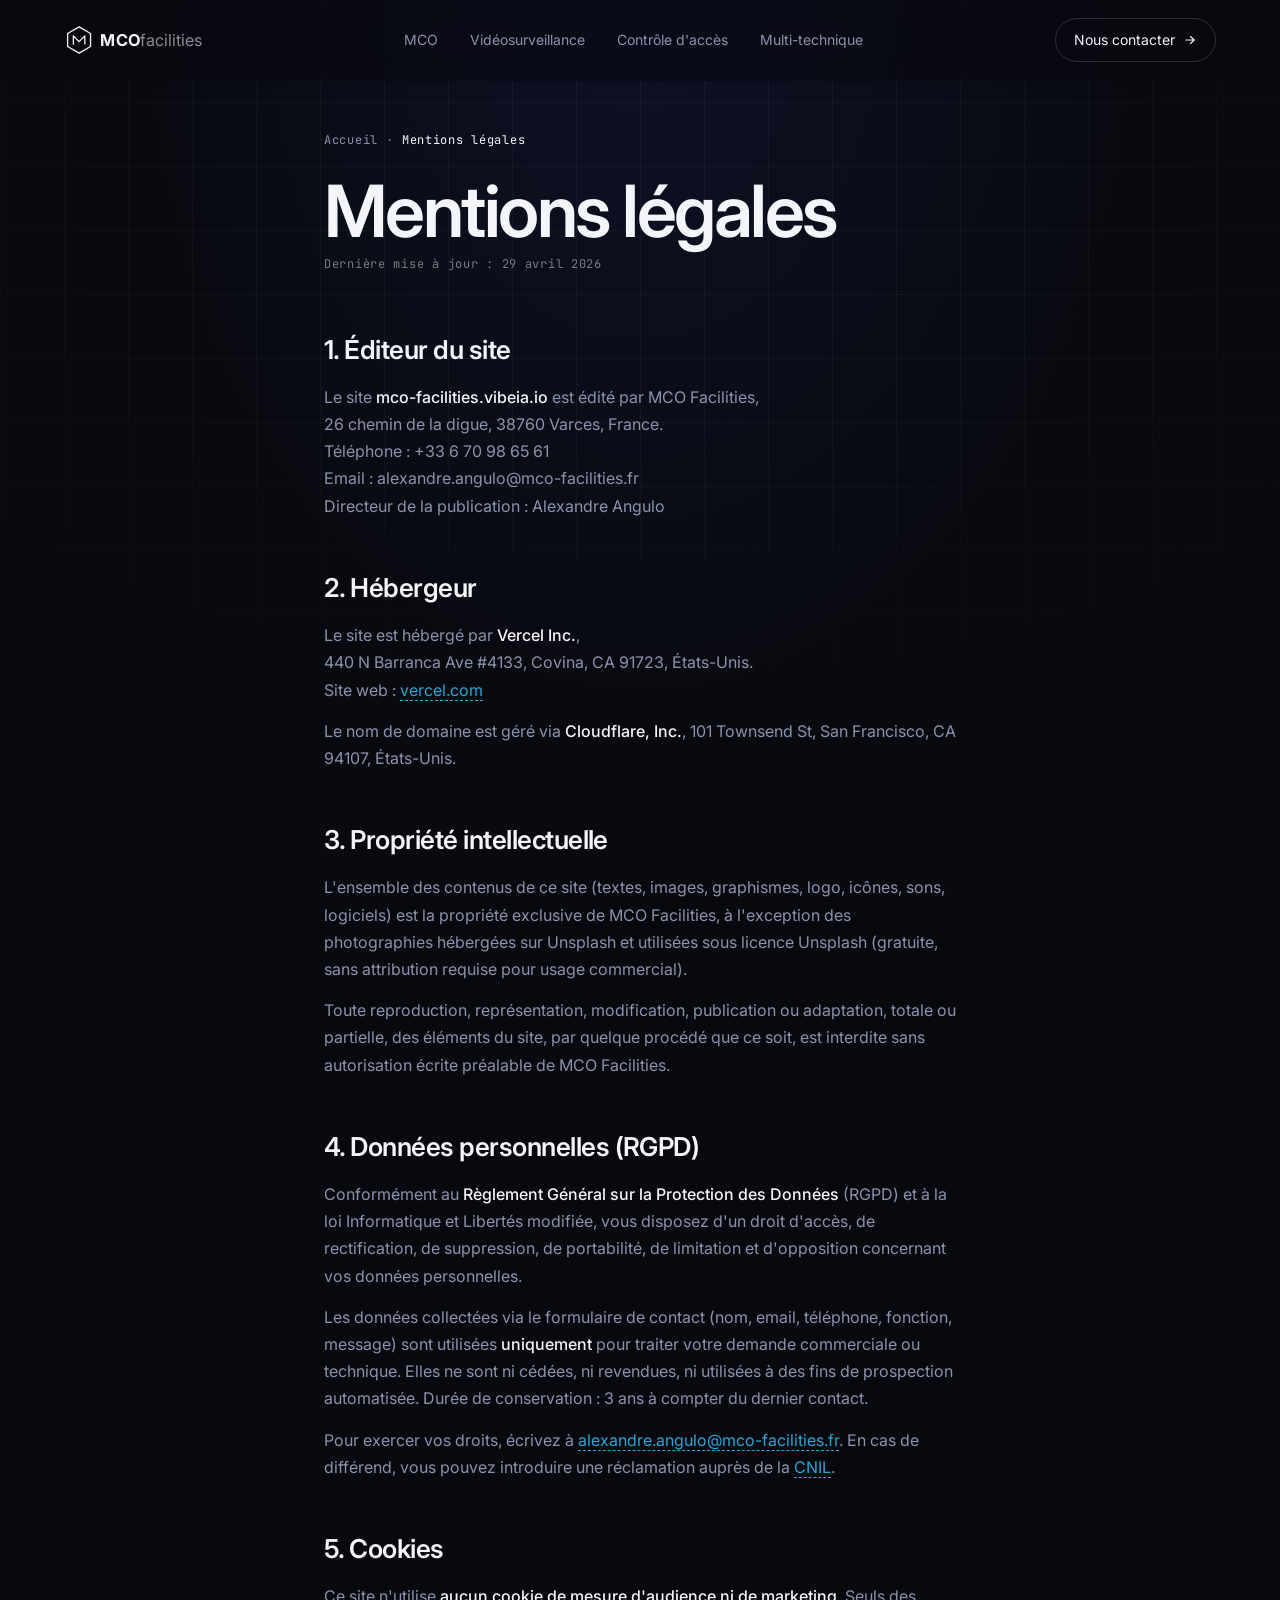
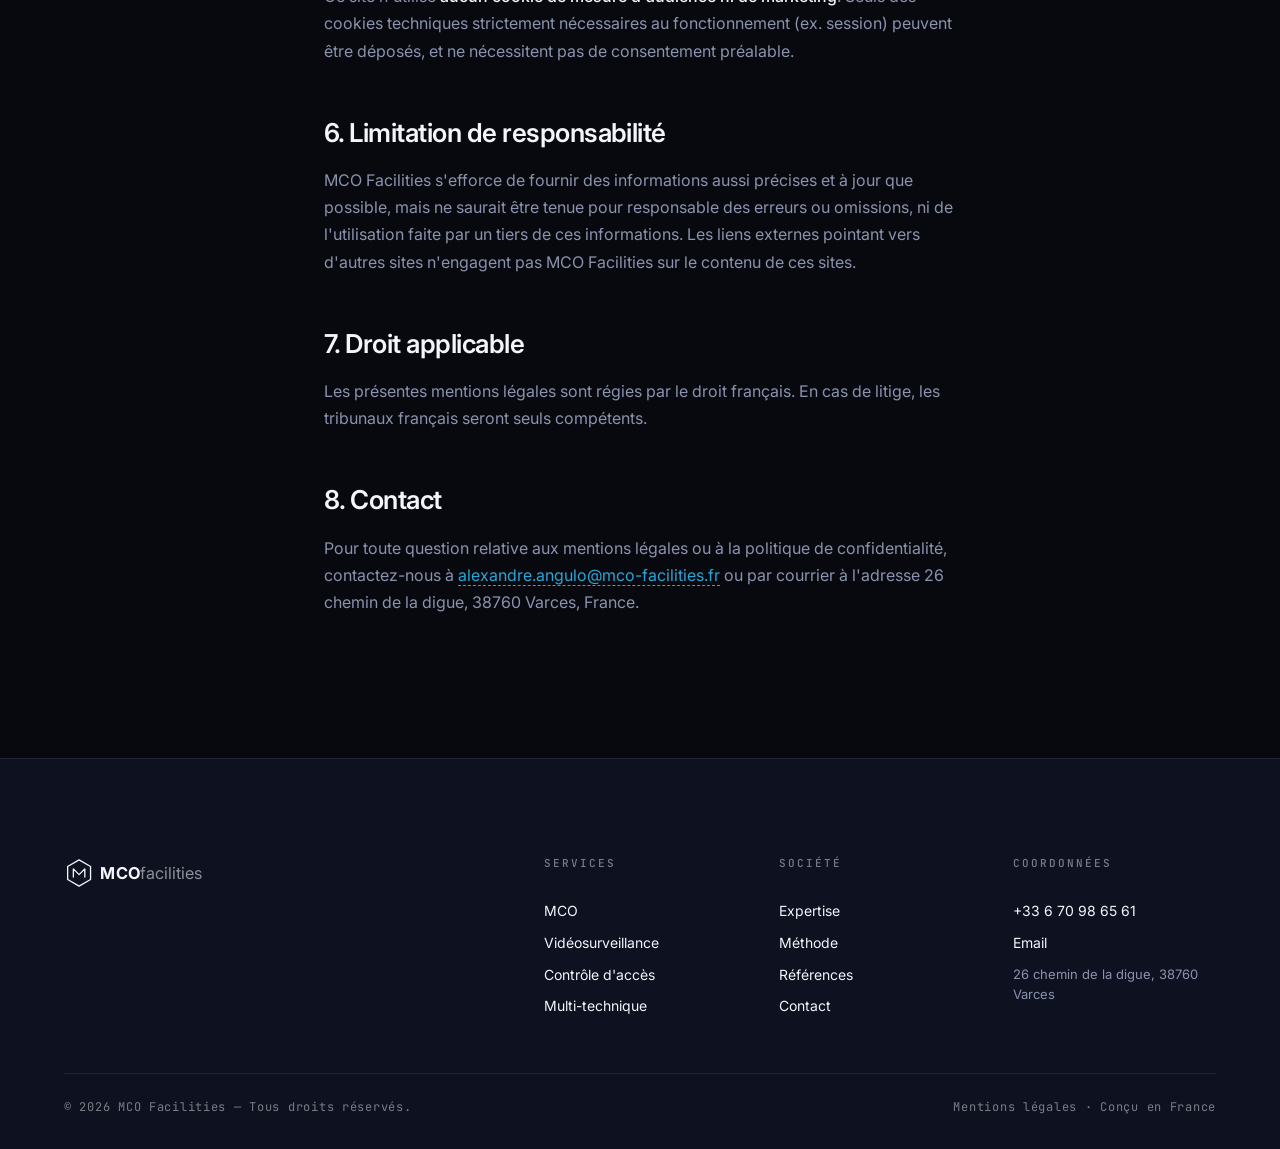
<file: mentions-legales/index.html>
<!doctype html>
<html lang="fr">
<head>
  <meta charset="utf-8" />
  <meta name="viewport" content="width=device-width, initial-scale=1, viewport-fit=cover" />
  <meta name="theme-color" content="#08090f" />

  <title>Mentions légales | MCO Facilities</title>
  <meta name="description" content="Mentions légales et politique de confidentialité de MCO Facilities. Informations sur l'éditeur, l'hébergeur et le traitement des données personnelles." />
  <link rel="canonical" href="https://mco-facilities.vibeia.io/mentions-legales/" />
  <meta name="robots" content="index, follow" />

  <link rel="preconnect" href="https://fonts.googleapis.com" />
  <link rel="preconnect" href="https://fonts.gstatic.com" crossorigin />
  <link href="https://fonts.googleapis.com/css2?family=Inter:wght@300;400;500;600;700&amp;family=Instrument+Serif:ital@0;1&amp;family=JetBrains+Mono:wght@400;500&amp;display=swap" rel="stylesheet" />

  <link rel="stylesheet" href="/style.css" />
  <link rel="icon" type="image/svg+xml" href="/logo.svg" />
</head>

<body class="page--legal">
  <div class="bg-layer" aria-hidden="true">
    <div class="bg-grid"></div>
    <div class="bg-noise"></div>
  </div>

  <header class="nav" id="nav">
    <a href="/" class="nav__logo" aria-label="MCO Facilities — accueil">
      <svg width="148" height="36" viewBox="0 0 180 44" fill="none">
        <g transform="translate(2 6)"><path d="M16 0 L30 8 L30 24 L16 32 L2 24 L2 8 Z" stroke="currentColor" stroke-width="1.6" stroke-linejoin="round"/><path d="M9 21 L9 11 L16 18 L23 11 L23 21" stroke="currentColor" stroke-width="1.6" stroke-linecap="round" stroke-linejoin="round"/></g>
        <text x="44" y="29" font-family="Inter, system-ui, sans-serif" font-weight="700" font-size="20" letter-spacing="0.5" fill="currentColor">MCO</text>
        <text x="92" y="29" font-family="Inter, system-ui, sans-serif" font-weight="400" font-size="20" fill="currentColor" opacity="0.55">facilities</text>
      </svg>
    </a>
    <nav class="nav__links" aria-label="Navigation principale">
      <a href="/services/maintien-condition-operationnelle/">MCO</a>
      <a href="/services/videosurveillance/">Vidéosurveillance</a>
      <a href="/services/controle-acces/">Contrôle d'accès</a>
      <a href="/services/maintenance-multi-technique/">Multi-technique</a>
    </nav>
    <a href="/contact/" class="nav__cta"><span>Nous contacter</span><svg width="14" height="14" viewBox="0 0 24 24" fill="none"><path d="M5 12h14m-6-6 6 6-6 6" stroke="currentColor" stroke-width="2" stroke-linecap="round" stroke-linejoin="round"/></svg></a>
  </header>

  <main>
    <section class="legal">
      <nav class="breadcrumb" aria-label="Fil d'ariane">
        <a href="/">Accueil</a><span aria-hidden="true">·</span>
        <span aria-current="page">Mentions légales</span>
      </nav>

      <h1 class="legal__title">Mentions légales</h1>
      <p class="legal__updated">Dernière mise à jour : 29 avril 2026</p>

      <article class="legal__article">

        <h2>1. Éditeur du site</h2>
        <p>
          Le site <strong>mco-facilities.vibeia.io</strong> est édité par MCO Facilities,<br/>
          26 chemin de la digue, 38760 Varces, France.<br/>
          Téléphone : +33 6 70 98 65 61<br/>
          Email : alexandre.angulo@mco-facilities.fr<br/>
          Directeur de la publication : Alexandre Angulo
        </p>

        <h2>2. Hébergeur</h2>
        <p>
          Le site est hébergé par <strong>Vercel Inc.</strong>,<br/>
          440 N Barranca Ave #4133, Covina, CA 91723, États-Unis.<br/>
          Site web : <a href="https://vercel.com" rel="noopener">vercel.com</a>
        </p>
        <p>
          Le nom de domaine est géré via <strong>Cloudflare, Inc.</strong>, 101 Townsend St,
          San Francisco, CA 94107, États-Unis.
        </p>

        <h2>3. Propriété intellectuelle</h2>
        <p>
          L'ensemble des contenus de ce site (textes, images, graphismes, logo, icônes,
          sons, logiciels) est la propriété exclusive de MCO Facilities, à l'exception
          des photographies hébergées sur Unsplash et utilisées sous licence Unsplash
          (gratuite, sans attribution requise pour usage commercial).
        </p>
        <p>
          Toute reproduction, représentation, modification, publication ou adaptation,
          totale ou partielle, des éléments du site, par quelque procédé que ce soit, est
          interdite sans autorisation écrite préalable de MCO Facilities.
        </p>

        <h2>4. Données personnelles (RGPD)</h2>
        <p>
          Conformément au <strong>Règlement Général sur la Protection des Données</strong>
          (RGPD) et à la loi Informatique et Libertés modifiée, vous disposez d'un droit
          d'accès, de rectification, de suppression, de portabilité, de limitation et
          d'opposition concernant vos données personnelles.
        </p>
        <p>
          Les données collectées via le formulaire de contact (nom, email, téléphone,
          fonction, message) sont utilisées <strong>uniquement</strong> pour traiter votre
          demande commerciale ou technique. Elles ne sont ni cédées, ni revendues, ni
          utilisées à des fins de prospection automatisée. Durée de conservation : 3 ans
          à compter du dernier contact.
        </p>
        <p>
          Pour exercer vos droits, écrivez à
          <a href="mailto:alexandre.angulo@mco-facilities.fr">alexandre.angulo@mco-facilities.fr</a>.
          En cas de différend, vous pouvez introduire une réclamation auprès de la
          <a href="https://www.cnil.fr" rel="noopener">CNIL</a>.
        </p>

        <h2>5. Cookies</h2>
        <p>
          Ce site n'utilise <strong>aucun cookie de mesure d'audience ni de marketing</strong>.
          Seuls des cookies techniques strictement nécessaires au fonctionnement (ex. session)
          peuvent être déposés, et ne nécessitent pas de consentement préalable.
        </p>

        <h2>6. Limitation de responsabilité</h2>
        <p>
          MCO Facilities s'efforce de fournir des informations aussi précises et à jour
          que possible, mais ne saurait être tenue pour responsable des erreurs ou
          omissions, ni de l'utilisation faite par un tiers de ces informations. Les
          liens externes pointant vers d'autres sites n'engagent pas MCO Facilities sur
          le contenu de ces sites.
        </p>

        <h2>7. Droit applicable</h2>
        <p>
          Les présentes mentions légales sont régies par le droit français. En cas de
          litige, les tribunaux français seront seuls compétents.
        </p>

        <h2>8. Contact</h2>
        <p>
          Pour toute question relative aux mentions légales ou à la politique de
          confidentialité, contactez-nous à
          <a href="mailto:alexandre.angulo@mco-facilities.fr">alexandre.angulo@mco-facilities.fr</a>
          ou par courrier à l'adresse 26 chemin de la digue, 38760 Varces, France.
        </p>
      </article>
    </section>
  </main>

  <footer class="footer">
    <div class="footer__top">
      <div class="footer__brand">
        <svg width="148" height="36" viewBox="0 0 180 44" fill="none">
          <g transform="translate(2 6)"><path d="M16 0 L30 8 L30 24 L16 32 L2 24 L2 8 Z" stroke="currentColor" stroke-width="1.6" stroke-linejoin="round"/><path d="M9 21 L9 11 L16 18 L23 11 L23 21" stroke="currentColor" stroke-width="1.6" stroke-linecap="round" stroke-linejoin="round"/></g>
          <text x="44" y="29" font-family="Inter, system-ui, sans-serif" font-weight="700" font-size="20" letter-spacing="0.5" fill="currentColor">MCO</text>
          <text x="92" y="29" font-family="Inter, system-ui, sans-serif" font-weight="400" font-size="20" fill="currentColor" opacity="0.55">facilities</text>
        </svg>
      </div>
      <nav class="footer__nav" aria-label="Pied de page">
        <div><h4>Services</h4><a href="/services/maintien-condition-operationnelle/">MCO</a><a href="/services/videosurveillance/">Vidéosurveillance</a><a href="/services/controle-acces/">Contrôle d'accès</a><a href="/services/maintenance-multi-technique/">Multi-technique</a></div>
        <div><h4>Société</h4><a href="/#expertise">Expertise</a><a href="/#methode">Méthode</a><a href="/#references">Références</a><a href="/contact/">Contact</a></div>
        <div><h4>Coordonnées</h4><a href="tel:+33670986561">+33 6 70 98 65 61</a><a href="mailto:alexandre.angulo@mco-facilities.fr">Email</a><span>26 chemin de la digue, 38760 Varces</span></div>
      </nav>
    </div>
    <div class="footer__bottom">
      <span>© <span id="year"></span> MCO Facilities — Tous droits réservés.</span>
      <span class="footer__legal"><a href="/mentions-legales/">Mentions légales</a> · <span class="muted">Conçu en France</span></span>
    </div>
  </footer>

  <script src="/main.js"></script>
</body>
</html>
</file>
<file: style.css>
/* ════════════════════════════════════════════════════════════════
   MCO Facilities — design system
   Editorial dark · cyan accent · parallax + reveal animations
   ══════════════════════════════════════════════════════════════════ */

/* ─── tokens ─── */
:root {
  --bg:           #08090f;
  --bg-soft:      #0e1120;
  --bg-elev:      #131727;
  --line:         rgba(255, 255, 255, 0.08);
  --line-strong:  rgba(255, 255, 255, 0.16);

  --text:         #f3f5fa;
  --text-mute:    #8a93ad;
  --text-faint:   rgba(255, 255, 255, 0.45);

  --accent:       #28a6d6;        /* mint-cyan */ 
  --accent-2:     #7c9bff;        /* electric blue */
  --accent-glow:  rgba(94, 233, 212, 0.35);

  --serif:        "Instrument Serif", "Times New Roman", serif;
  --sans:         "Inter", system-ui, -apple-system, "Segoe UI", sans-serif;
  --mono:         "JetBrains Mono", ui-monospace, "SF Mono", Menlo, monospace;

  --r-sm: 8px; --r-md: 14px; --r-lg: 22px; --r-xl: 32px;

  --ease:    cubic-bezier(0.22, 1, 0.36, 1);
  --ease-io: cubic-bezier(0.65, 0, 0.35, 1);

  --pad-x: clamp(20px, 5vw, 80px);
  --max:   1360px;
}

/* ─── reset ─── */
*, *::before, *::after { box-sizing: border-box; margin: 0; padding: 0; }
html {
  scroll-behavior: smooth;
  scroll-padding-top: 90px;
  background: var(--bg);
}
@media (prefers-reduced-motion: reduce) {
  html { scroll-behavior: auto; }
}
html, body { min-height: 100%; }
body {
  font-family: var(--sans);
  font-size: 16px;
  line-height: 1.55;
  color: var(--text);
  background: transparent;
  -webkit-font-smoothing: antialiased;
  -moz-osx-font-smoothing: grayscale;
  overflow-x: clip;
  text-rendering: optimizeLegibility;
}
img, svg { display: block; max-width: 100%; }
a { color: inherit; text-decoration: none; }
button { font: inherit; color: inherit; cursor: pointer; border: 0; background: transparent; }
ul, ol { list-style: none; }
em { font-family: var(--serif); font-style: italic; font-weight: 400; }

::selection { background: var(--accent); color: var(--bg); }

/* ────────────────────────────────────────────────────────────────
   BACKGROUND LAYERS (parallax)
   ──────────────────────────────────────────────────────────────── */
.bg-layer {
  position: fixed; inset: 0;
  z-index: -1;
  pointer-events: none;
  overflow: hidden;
  background:
    radial-gradient(ellipse at top, #0c1024 0%, var(--bg) 55%) no-repeat;
}

.bg-grid {
  position: absolute; inset: -10% -10%;
  background-image:
    linear-gradient(rgba(255, 255, 255, 0.04) 1px, transparent 1px),
    linear-gradient(90deg, rgba(255, 255, 255, 0.04) 1px, transparent 1px);
  background-size: 64px 64px;
  mask-image: radial-gradient(ellipse 80% 60% at 50% 30%, black 30%, transparent 75%);
  will-change: transform;
}

.bg-orb {
  position: absolute;
  border-radius: 50%;
  filter: blur(80px);
  opacity: 0.55;
  will-change: transform;
}
.bg-orb--1 { width: 520px; height: 520px; left: -10%; top: -8%;  background: radial-gradient(circle, var(--accent) 0%, transparent 65%); opacity: 0.32; }
.bg-orb--2 { width: 620px; height: 620px; right: -12%; top: 35%; background: radial-gradient(circle, var(--accent-2) 0%, transparent 65%); opacity: 0.28; }
.bg-orb--3 { width: 460px; height: 460px; left: 20%; top: 90%;   background: radial-gradient(circle, #ff7ab6 0%, transparent 65%); opacity: 0.18; }

.bg-noise {
  position: absolute; inset: 0;
  background-image: url("data:image/svg+xml,%3Csvg viewBox='0 0 200 200' xmlns='http://www.w3.org/2000/svg'%3E%3Cfilter id='n'%3E%3CfeTurbulence type='fractalNoise' baseFrequency='0.9' numOctaves='2' stitchTiles='stitch'/%3E%3CfeColorMatrix values='0 0 0 0 1 0 0 0 0 1 0 0 0 0 1 0 0 0 0.4 0'/%3E%3C/filter%3E%3Crect width='100%25' height='100%25' filter='url(%23n)'/%3E%3C/svg%3E");
  opacity: 0.05;
  mix-blend-mode: overlay;
  pointer-events: none;
}

/* ────────────────────────────────────────────────────────────────
   CURSOR (desktop only)
   ──────────────────────────────────────────────────────────────── */
.cursor {
  position: fixed;
  top: 0; left: 0;
  width: 28px; height: 28px;
  border: 1px solid var(--line-strong);
  border-radius: 50%;
  pointer-events: none;
  z-index: 9999;
  transform: translate(-50%, -50%);
  transition: width .28s var(--ease), height .28s var(--ease), border-color .28s, background .28s;
  display: none;
  mix-blend-mode: difference;
}
.cursor.is-hover { width: 60px; height: 60px; border-color: var(--accent); }
.cursor__dot {
  position: absolute; inset: 0;
  margin: auto;
  width: 4px; height: 4px;
  border-radius: 50%;
  background: var(--accent);
}
@media (hover: hover) and (pointer: fine) {
  .cursor { display: block; }
  body { cursor: none; }
  a, button, input, textarea, select, [data-tilt] { cursor: none; }
}

/* ────────────────────────────────────────────────────────────────
   NAV
   ──────────────────────────────────────────────────────────────── */
.nav {
  position: fixed;
  inset: 0 0 auto 0;
  z-index: 50;
  padding: 18px var(--pad-x);
  display: flex;
  align-items: center;
  justify-content: space-between;
  gap: 24px;
  transition: backdrop-filter .3s, background .3s, border-color .3s, padding .3s;
  border-bottom: 1px solid transparent;
}
.nav.is-stuck {
  background: rgba(8, 9, 15, 0.72);
  backdrop-filter: saturate(160%) blur(18px);
  -webkit-backdrop-filter: saturate(160%) blur(18px);
  border-bottom-color: var(--line);
  padding-block: 12px;
}
.nav__logo { color: var(--text); display: inline-flex; align-items: center; }
.nav__logo svg { transition: opacity .3s; }
.nav__logo:hover svg { opacity: 0.7; }

.nav__links {
  display: flex; gap: 32px;
  font-size: 14px;
  color: var(--text-mute);
}
.nav__links a {
  position: relative;
  transition: color .3s;
}
.nav__links a::after {
  content: "";
  position: absolute; left: 0; bottom: -6px;
  width: 0; height: 1px;
  background: var(--accent);
  transition: width .3s var(--ease);
}
.nav__links a:hover { color: var(--text); }
.nav__links a:hover::after { width: 100%; }

.nav__cta {
  display: inline-flex; align-items: center; gap: 8px;
  padding: 10px 18px;
  border: 1px solid var(--line-strong);
  border-radius: 999px;
  font-size: 14px;
  transition: background .3s, border-color .3s, transform .3s;
}
.nav__cta:hover { background: var(--accent); color: var(--bg); border-color: var(--accent); transform: translateY(-1px); }
.nav__cta svg { transition: transform .3s; }
.nav__cta:hover svg { transform: translateX(3px); }

@media (max-width: 820px) {
  .nav__links { display: none; }
}

/* ────────────────────────────────────────────────────────────────
   BUTTONS
   ──────────────────────────────────────────────────────────────── */
.btn {
  display: inline-flex; align-items: center; justify-content: center; gap: 10px;
  padding: 16px 26px;
  border-radius: 999px;
  font-size: 15px;
  font-weight: 500;
  letter-spacing: -0.01em;
  transition: transform .35s var(--ease), background .3s, color .3s, border-color .3s, box-shadow .3s;
  white-space: nowrap;
}
.btn svg { transition: transform .35s var(--ease); }
.btn:hover svg { transform: translateX(4px); }

.btn--primary {
  background: var(--accent);
  color: var(--bg);
  box-shadow: 0 0 0 0 var(--accent-glow), 0 14px 40px -8px rgba(94, 233, 212, 0.4);
}
.btn--primary:hover {
  transform: translateY(-2px);
  box-shadow: 0 0 0 6px var(--accent-glow), 0 20px 55px -8px rgba(94, 233, 212, 0.55);
}
.btn--ghost {
  border: 1px solid var(--line-strong);
  color: var(--text);
}
.btn--ghost:hover { border-color: var(--text); transform: translateY(-2px); }
.btn--block { width: 100%; }

/* ────────────────────────────────────────────────────────────────
   GENERAL
   ──────────────────────────────────────────────────────────────── */
.muted { color: var(--text-faint); }

.section {
  padding: clamp(80px, 12vw, 160px) var(--pad-x);
  max-width: var(--max);
  margin-inline: auto;
  position: relative;
}
.section--dark {
  max-width: none;
  background:
    linear-gradient(to bottom, transparent, rgba(94, 233, 212, 0.03) 30%, transparent),
    var(--bg-soft);
  border-block: 1px solid var(--line);
}
.section--dark > * { max-width: var(--max); margin-inline: auto; }

.section__head {
  display: flex;
  flex-direction: column;
  gap: 24px;
  margin-bottom: clamp(40px, 8vw, 96px);
}
.kicker {
  font-family: var(--mono);
  font-size: 12px;
  letter-spacing: 0.18em;
  text-transform: uppercase;
  color: var(--accent);
  display: inline-flex;
  align-items: center;
  gap: 12px;
}
.kicker::before {
  content: ""; width: 28px; height: 1px; background: var(--accent);
}
.section__title {
  font-size: clamp(36px, 6vw, 72px);
  line-height: 1.02;
  letter-spacing: -0.035em;
  font-weight: 600;
  max-width: 18ch;
}
.section__title span { display: block; }

/* ────────────────────────────────────────────────────────────────
   HERO
   ──────────────────────────────────────────────────────────────── */
.hero {
  position: relative;
  min-height: 100vh;
  padding: clamp(140px, 18vh, 220px) var(--pad-x) 80px;
  max-width: var(--max);
  margin-inline: auto;
  display: flex;
  flex-direction: column;
  justify-content: center;
}
.hero__inner { max-width: 1100px; }

.hero__eyebrow {
  display: inline-flex; align-items: center; gap: 10px;
  padding: 8px 14px;
  border: 1px solid var(--line);
  background: rgba(255, 255, 255, 0.02);
  border-radius: 999px;
  font-family: var(--mono);
  font-size: 12px;
  letter-spacing: 0.06em;
  color: var(--text-mute);
  margin-bottom: 36px;
  backdrop-filter: blur(8px);
  -webkit-backdrop-filter: blur(8px);
}
.hero__eyebrow .dot {
  width: 8px; height: 8px; border-radius: 50%;
  background: var(--accent);
  box-shadow: 0 0 0 4px rgba(94, 233, 212, 0.18);
  animation: pulse 2s var(--ease-io) infinite;
}
@keyframes pulse {
  0%, 100% { opacity: 1; transform: scale(1); }
  50%      { opacity: 0.6; transform: scale(0.85); }
}

.hero__title {
  font-size: clamp(44px, 8vw, 116px);
  line-height: 0.96;
  letter-spacing: -0.045em;
  font-weight: 600;
  margin-bottom: 40px;
}
.hero__title .line { display: block; overflow: hidden; }
.hero__title .line span { display: block; }

.hero__lede {
  font-size: clamp(17px, 1.6vw, 22px);
  line-height: 1.5;
  color: var(--text-mute);
  max-width: 56ch;
  margin-bottom: 48px;
}
.hero__lede strong { color: var(--text); font-weight: 500; }

.hero__actions {
  display: flex; gap: 14px;
  flex-wrap: wrap;
  margin-bottom: 88px;
}

.hero__meta {
  display: grid;
  grid-template-columns: repeat(3, minmax(0, 1fr));
  gap: clamp(20px, 4vw, 56px);
  padding-top: 40px;
  border-top: 1px solid var(--line);
  max-width: 800px;
}
.hero__meta > div { display: flex; flex-direction: column; gap: 8px; }
.meta__num {
  font-size: clamp(36px, 5vw, 56px);
  line-height: 1;
  font-weight: 500;
  letter-spacing: -0.04em;
  font-feature-settings: "tnum";
}
.meta__num sup { font-size: 0.5em; color: var(--accent); top: -0.6em; margin-left: 2px; }
.meta__lbl {
  font-family: var(--mono);
  font-size: 11px;
  letter-spacing: 0.16em;
  text-transform: uppercase;
  color: var(--text-faint);
}

.hero__scroll {
  position: absolute;
  bottom: 32px;
  right: var(--pad-x);
  display: flex; flex-direction: column; align-items: center; gap: 12px;
  font-family: var(--mono);
  font-size: 11px;
  letter-spacing: 0.18em;
  text-transform: uppercase;
  color: var(--text-faint);
}
.hero__scroll-line {
  width: 1px; height: 60px;
  background: var(--line);
  position: relative; overflow: hidden;
}
.hero__scroll-line div {
  position: absolute; inset: 0;
  background: var(--accent);
  animation: scrollLine 2.4s var(--ease-io) infinite;
}
@keyframes scrollLine {
  0%   { transform: translateY(-100%); }
  100% { transform: translateY(100%); }
}
@media (max-width: 720px) { .hero__scroll { display: none; } }

/* ────────────────────────────────────────────────────────────────
   MARQUEE
   ──────────────────────────────────────────────────────────────── */
.marquee {
  border-block: 1px solid var(--line);
  padding: 22px 0;
  overflow: hidden;
  position: relative;
  background: var(--bg-soft);
}
.marquee__track {
  display: inline-flex;
  gap: 38px;
  white-space: nowrap;
  animation: marquee 40s linear infinite;
  font-family: var(--mono);
  font-size: 14px;
  letter-spacing: 0.06em;
  color: var(--text-mute);
}
.marquee__track span:nth-child(odd) { color: var(--text); }
.marquee__track span:nth-child(even) { color: var(--accent); }
@keyframes marquee {
  0%   { transform: translateX(0); }
  100% { transform: translateX(-50%); }
}

/* ────────────────────────────────────────────────────────────────
   EXPERTISE
   ──────────────────────────────────────────────────────────────── */
.expertise {
  display: grid;
  grid-template-columns: 1.1fr 1.4fr;
  gap: clamp(40px, 6vw, 96px);
  align-items: start;
}
.expertise__lede {
  font-size: clamp(20px, 2.2vw, 28px);
  line-height: 1.45;
  letter-spacing: -0.015em;
  color: var(--text);
  font-weight: 400;
  position: sticky;
  top: 120px;
}
.expertise__pillars {
  display: grid;
  grid-template-columns: repeat(2, minmax(0, 1fr));
  gap: 28px;
}
.expertise__pillars li {
  padding: 28px;
  border: 1px solid var(--line);
  border-radius: var(--r-md);
  background: rgba(255, 255, 255, 0.015);
  transition: border-color .4s, background .4s, transform .4s var(--ease);
  position: relative;
  overflow: hidden;
}
.expertise__pillars li::before {
  content: "";
  position: absolute; inset: 0;
  background: radial-gradient(400px at var(--mx, 50%) var(--my, 0%), rgba(94, 233, 212, 0.08), transparent 50%);
  opacity: 0;
  transition: opacity .4s;
  pointer-events: none;
}
.expertise__pillars li:hover { border-color: var(--line-strong); transform: translateY(-3px); }
.expertise__pillars li:hover::before { opacity: 1; }
.pillar__num {
  font-family: var(--mono);
  font-size: 11px;
  letter-spacing: 0.18em;
  color: var(--accent);
  display: block;
  margin-bottom: 18px;
}
.expertise__pillars h3 {
  font-size: 19px;
  font-weight: 600;
  letter-spacing: -0.015em;
  margin-bottom: 8px;
}
.expertise__pillars p {
  font-size: 14px;
  color: var(--text-mute);
  line-height: 1.5;
}
@media (max-width: 920px) {
  .expertise { grid-template-columns: 1fr; }
  .expertise__lede { position: static; }
}
@media (max-width: 540px) {
  .expertise__pillars { grid-template-columns: 1fr; }
}

/* ────────────────────────────────────────────────────────────────
   SERVICES
   ──────────────────────────────────────────────────────────────── */
.services {
  display: grid;
  grid-template-columns: 1.4fr 1fr;
  grid-auto-rows: minmax(0, auto);
  gap: 22px;
}
.service {
  position: relative;
  padding: 36px 36px 32px;
  border: 1px solid var(--line);
  border-radius: var(--r-lg);
  background: linear-gradient(180deg, rgba(255, 255, 255, 0.025) 0%, rgba(255, 255, 255, 0.005) 100%);
  transition: border-color .4s, background .4s, transform .6s var(--ease);
  overflow: hidden;
  display: flex;
  flex-direction: column;
  gap: 18px;
  transform-style: preserve-3d;
  min-height: 360px;
  will-change: transform;
}
.service.is-tilting { transition: border-color .4s, background .4s; }
.service::after {
  content: "";
  position: absolute; inset: 0;
  background: radial-gradient(500px at var(--mx, 50%) var(--my, 50%), rgba(94, 233, 212, 0.10), transparent 55%);
  opacity: 0;
  transition: opacity .5s;
  pointer-events: none;
}
.service:hover { border-color: var(--line-strong); }
.service:hover::after { opacity: 1; }

.service--featured {
  grid-row: span 2;
  background:
    radial-gradient(800px at 0% 0%, rgba(94, 233, 212, 0.08), transparent 50%),
    linear-gradient(180deg, rgba(255, 255, 255, 0.03) 0%, rgba(255, 255, 255, 0.005) 100%);
  border-color: var(--line-strong);
  min-height: 520px;
}

.service__index {
  position: absolute;
  top: 22px; right: 28px;
  font-family: var(--mono);
  font-size: 12px;
  letter-spacing: 0.18em;
  color: var(--text-faint);
}
.service__icon {
  width: 56px; height: 56px;
  border-radius: var(--r-md);
  background: rgba(94, 233, 212, 0.08);
  border: 1px solid rgba(94, 233, 212, 0.16);
  color: var(--accent);
  display: grid; place-items: center;
  margin-bottom: 6px;
  transition: transform .5s var(--ease), background .4s;
}
.service:hover .service__icon { transform: scale(1.06) rotate(-3deg); background: rgba(94, 233, 212, 0.14); }
.service__icon svg { width: 28px; height: 28px; }

.service h3 {
  font-size: clamp(22px, 2.4vw, 30px);
  font-weight: 600;
  letter-spacing: -0.025em;
  line-height: 1.15;
  max-width: 14ch;
}
.service--featured h3 {
  font-size: clamp(28px, 3.2vw, 42px);
  max-width: 16ch;
}

.service > p {
  color: var(--text-mute);
  font-size: 15px;
  line-height: 1.55;
  max-width: 42ch;
}

.service ul {
  display: grid;
  gap: 8px;
  margin-top: auto;
  padding-top: 18px;
  border-top: 1px dashed var(--line);
}
.service li {
  font-size: 14px;
  color: var(--text);
  position: relative;
  padding-left: 22px;
}
.service li::before {
  content: "";
  position: absolute;
  left: 0; top: 9px;
  width: 12px; height: 1px;
  background: var(--accent);
}

.service__link {
  display: inline-flex; align-items: center; gap: 8px;
  font-size: 13px;
  font-family: var(--mono);
  letter-spacing: 0.06em;
  color: var(--accent);
  margin-top: 8px;
  align-self: flex-start;
  position: relative;
}
.service__link::after {
  content: "";
  position: absolute;
  left: 0; bottom: -3px;
  width: 100%; height: 1px;
  background: currentColor;
  transform-origin: right;
  transform: scaleX(0);
  transition: transform .4s var(--ease);
}
.service__link:hover::after { transform-origin: left; transform: scaleX(1); }
.service__link svg { transition: transform .35s var(--ease); }
.service__link:hover svg { transform: translateX(3px); }

@media (max-width: 920px) {
  .services { grid-template-columns: 1fr; }
  .service--featured { grid-row: auto; min-height: 0; }
  .service { min-height: 0; }
}

/* ────────────────────────────────────────────────────────────────
   MÉTHODE
   ──────────────────────────────────────────────────────────────── */
.method {
  display: grid;
  grid-template-columns: repeat(3, minmax(0, 1fr));
  gap: 24px;
  position: relative;
  counter-reset: step;
}
.method::before {
  content: "";
  position: absolute;
  left: 5%; right: 5%;
  top: 64px;
  height: 1px;
  background: linear-gradient(90deg, transparent, var(--line-strong) 8%, var(--line-strong) 92%, transparent);
  z-index: 0;
}
.method li {
  position: relative;
  padding: 28px;
  background: var(--bg-soft);
  border: 1px solid var(--line);
  border-radius: var(--r-lg);
  display: flex;
  flex-direction: column;
  gap: 14px;
  transition: transform .5s var(--ease), border-color .4s;
  z-index: 1;
}
.method li:hover { transform: translateY(-4px); border-color: var(--line-strong); }
.method__num {
  width: 64px; height: 64px;
  border-radius: 50%;
  background: var(--bg-elev);
  border: 1px solid var(--line-strong);
  display: grid; place-items: center;
  font-family: var(--mono);
  font-size: 16px;
  color: var(--accent);
  margin-bottom: 6px;
}
.method h3 {
  font-size: 22px;
  font-weight: 600;
  letter-spacing: -0.02em;
}
.method p {
  font-size: 15px;
  color: var(--text-mute);
  line-height: 1.55;
}
.method__tag {
  margin-top: auto;
  padding-top: 16px;
  border-top: 1px dashed var(--line);
  font-family: var(--mono);
  font-size: 11px;
  letter-spacing: 0.1em;
  text-transform: uppercase;
  color: var(--text-faint);
}
@media (max-width: 920px) {
  .method { grid-template-columns: 1fr; }
  .method::before { display: none; }
}

/* ────────────────────────────────────────────────────────────────
   RÉFÉRENCES
   ──────────────────────────────────────────────────────────────── */
.refs {
  display: grid;
  grid-template-columns: 1.6fr 1fr;
  gap: clamp(32px, 5vw, 64px);
  align-items: start;
}
.refs__grid {
  display: grid;
  grid-template-columns: repeat(2, minmax(0, 1fr));
  border: 1px solid var(--line);
  border-radius: var(--r-lg);
  overflow: hidden;
  background: rgba(255, 255, 255, 0.01);
}
.refs__cell {
  padding: 36px 28px;
  display: flex;
  flex-direction: column;
  gap: 6px;
  border-right: 1px solid var(--line);
  border-bottom: 1px solid var(--line);
  transition: background .35s, transform .35s var(--ease);
  font-size: 18px;
  font-weight: 500;
  letter-spacing: -0.01em;
}
.refs__cell:nth-child(2n) { border-right: 0; }
.refs__cell:nth-last-child(-n+2) { border-bottom: 0; }
.refs__cell:hover { background: rgba(94, 233, 212, 0.04); }
.refs__cell .muted {
  font-family: var(--mono);
  font-size: 11px;
  letter-spacing: 0.16em;
  text-transform: uppercase;
}

.quote {
  padding: 36px;
  border-radius: var(--r-lg);
  background: linear-gradient(180deg, rgba(94, 233, 212, 0.05), rgba(124, 155, 255, 0.03));
  border: 1px solid var(--line);
  position: sticky; top: 120px;
}
.quote__mark {
  width: 36px; height: auto;
  color: var(--accent);
  margin-bottom: 22px;
  opacity: 0.7;
}
.quote blockquote {
  font-family: var(--serif);
  font-size: clamp(20px, 2vw, 26px);
  line-height: 1.4;
  letter-spacing: -0.005em;
  color: var(--text);
  margin-bottom: 22px;
}
.quote figcaption {
  display: flex; flex-direction: column;
  font-family: var(--mono);
  font-size: 12px;
  letter-spacing: 0.06em;
  color: var(--text);
}
.quote figcaption .muted { font-size: 11px; margin-top: 4px; }
@media (max-width: 920px) {
  .refs { grid-template-columns: 1fr; }
  .quote { position: static; }
}
@media (max-width: 540px) {
  .refs__grid { grid-template-columns: 1fr; }
  .refs__cell { border-right: 0; }
  .refs__cell:nth-last-child(-n+2) { border-bottom: 1px solid var(--line); }
  .refs__cell:last-child { border-bottom: 0; }
}

/* ────────────────────────────────────────────────────────────────
   CONTACT
   ──────────────────────────────────────────────────────────────── */
.contact {
  display: grid;
  grid-template-columns: 1.4fr 1fr;
  gap: clamp(32px, 5vw, 72px);
  align-items: start;
}
.contact__form {
  display: grid;
  gap: 22px;
  padding: clamp(28px, 4vw, 44px);
  background: var(--bg-soft);
  border: 1px solid var(--line);
  border-radius: var(--r-xl);
}
.field { display: flex; flex-direction: column; gap: 8px; }
.field-row { display: grid; grid-template-columns: 1fr 1fr; gap: 18px; }
.field label {
  font-family: var(--mono);
  font-size: 11px;
  letter-spacing: 0.16em;
  text-transform: uppercase;
  color: var(--text-faint);
}
.field input, .field select, .field textarea {
  font: inherit;
  font-size: 15px;
  background: rgba(255, 255, 255, 0.02);
  border: 1px solid var(--line);
  border-radius: var(--r-md);
  padding: 14px 16px;
  color: var(--text);
  transition: border-color .3s, background .3s;
  width: 100%;
  resize: vertical;
  font-family: inherit;
}
.field input:focus, .field select:focus, .field textarea:focus {
  outline: 0;
  border-color: var(--accent);
  background: rgba(94, 233, 212, 0.04);
}
.field input::placeholder, .field textarea::placeholder { color: var(--text-faint); }
.field select {
  appearance: none;
  background-image: url("data:image/svg+xml,%3Csvg xmlns='http://www.w3.org/2000/svg' width='12' height='8' fill='none' viewBox='0 0 12 8'%3E%3Cpath stroke='%238a93ad' stroke-linecap='round' stroke-linejoin='round' stroke-width='1.5' d='M1 1.5 6 6.5l5-5'/%3E%3C/svg%3E");
  background-repeat: no-repeat;
  background-position: right 18px center;
  padding-right: 42px;
}
.field select option { background: var(--bg-soft); color: var(--text); }

.contact__info { display: grid; gap: 4px; }
.info-block {
  padding: 26px 0;
  border-bottom: 1px solid var(--line);
  display: flex;
  flex-direction: column;
  gap: 6px;
}
.info-block:last-child { border-bottom: 0; }
.info-block__lbl {
  font-family: var(--mono);
  font-size: 11px;
  letter-spacing: 0.16em;
  text-transform: uppercase;
  color: var(--text-faint);
  margin-bottom: 4px;
}
.info-block__val {
  font-size: clamp(18px, 1.6vw, 22px);
  font-weight: 500;
  letter-spacing: -0.015em;
  word-break: break-word;
}
a.info-block__val { transition: color .3s; }
a.info-block__val:hover { color: var(--accent); }
.info-block__sub {
  font-size: 13px;
  color: var(--text-mute);
}
.info-block--accent .info-block__lbl { color: var(--accent); }
.info-block--accent .info-block__val::before {
  content: "";
  display: inline-block;
  width: 8px; height: 8px;
  border-radius: 50%;
  background: var(--accent);
  margin-right: 10px;
  margin-bottom: 2px;
  box-shadow: 0 0 0 4px rgba(94, 233, 212, 0.18);
  animation: pulse 2s var(--ease-io) infinite;
}

@media (max-width: 920px) {
  .contact { grid-template-columns: 1fr; }
}
@media (max-width: 540px) {
  .field-row { grid-template-columns: 1fr; }
}

/* ────────────────────────────────────────────────────────────────
   FOOTER
   ──────────────────────────────────────────────────────────────── */
.footer {
  border-top: 1px solid var(--line);
  background: var(--bg-soft);
  padding: clamp(48px, 8vw, 96px) var(--pad-x) 32px;
}
.footer__top {
  max-width: var(--max);
  margin-inline: auto;
  display: grid;
  grid-template-columns: 1.2fr 2fr;
  gap: clamp(40px, 6vw, 96px);
  padding-bottom: 56px;
  border-bottom: 1px solid var(--line);
}
.footer__brand p {
  margin-top: 18px;
  color: var(--text-mute);
  font-size: 14px;
  line-height: 1.55;
  max-width: 36ch;
}
.footer__nav {
  display: grid;
  grid-template-columns: repeat(3, minmax(0, 1fr));
  gap: 32px;
}
.footer__nav h4 {
  font-family: var(--mono);
  font-size: 11px;
  letter-spacing: 0.18em;
  text-transform: uppercase;
  color: var(--text-faint);
  margin-bottom: 18px;
  font-weight: 500;
}
.footer__nav div { display: flex; flex-direction: column; gap: 10px; font-size: 14px; }
.footer__nav a { color: var(--text); transition: color .3s; }
.footer__nav a:hover { color: var(--accent); }
.footer__nav span { color: var(--text-mute); font-size: 13px; }
.footer__bottom {
  max-width: var(--max);
  margin-inline: auto;
  padding-top: 24px;
  display: flex;
  justify-content: space-between;
  flex-wrap: wrap;
  gap: 12px;
  font-size: 12px;
  font-family: var(--mono);
  letter-spacing: 0.06em;
  color: var(--text-faint);
}
@media (max-width: 760px) {
  .footer__top { grid-template-columns: 1fr; }
  .footer__nav { grid-template-columns: repeat(2, 1fr); }
}
@media (max-width: 480px) {
  .footer__nav { grid-template-columns: 1fr; }
}

/* ────────────────────────────────────────────────────────────────
   REVEAL ANIMATIONS
   ──────────────────────────────────────────────────────────────── */
[data-reveal] {
  opacity: 0;
  transform: translateY(28px);
  transition: opacity .9s var(--ease), transform .9s var(--ease);
  transition-delay: var(--delay, 0ms);
}
[data-reveal].is-visible {
  opacity: 1;
  transform: translateY(0);
}
.hero__title .line span {
  transform: translateY(110%);
  transition: transform 1.1s var(--ease);
  transition-delay: calc(var(--idx, 0) * 120ms + 100ms);
  will-change: transform;
}
.hero__title .line.is-visible span,
[data-reveal].is-visible .line span { transform: translateY(0); }

@media (prefers-reduced-motion: reduce) {
  *, *::before, *::after { animation-duration: 0.01ms !important; transition-duration: 0.01ms !important; }
  [data-reveal] { opacity: 1; transform: none; }
  .hero__title .line span { transform: none; }
}

/* ════════════════════════════════════════════════════════════════
   ADDITIONS — multi-page architecture (services, contact, legal)
   ══════════════════════════════════════════════════════════════════ */

/* ─── NAV: services dropdown ─── */
.nav__dropdown { position: relative; }
.nav__dropdown-trigger {
  display: inline-flex; align-items: center; gap: 6px;
  font: inherit; color: inherit;
  padding: 0;
  position: relative;
  transition: color .3s;
  color: var(--text-mute);
}
.nav__dropdown-trigger::after {
  content: ""; position: absolute;
  left: 0; bottom: -6px;
  width: 0; height: 1px;
  background: var(--accent);
  transition: width .3s var(--ease);
}
.nav__dropdown-trigger:hover { color: var(--text); }
.nav__dropdown-trigger:hover::after,
.nav__dropdown-trigger.is-active::after { width: 100%; }
.nav__dropdown-trigger.is-active { color: var(--text); }
.nav__dropdown-trigger svg { transition: transform .3s; }
.nav__dropdown:hover .nav__dropdown-trigger svg { transform: rotate(180deg); }

.nav__dropdown-menu {
  position: absolute;
  top: calc(100% + 16px); left: -20px;
  width: 380px;
  padding: 12px;
  background: rgba(14, 17, 32, 0.92);
  backdrop-filter: blur(24px) saturate(160%);
  -webkit-backdrop-filter: blur(24px) saturate(160%);
  border: 1px solid var(--line-strong);
  border-radius: var(--r-lg);
  box-shadow: 0 24px 48px -12px rgba(0, 0, 0, 0.4);
  opacity: 0;
  visibility: hidden;
  transform: translateY(-8px);
  transition: opacity .3s var(--ease), transform .3s var(--ease), visibility .3s;
  display: flex; flex-direction: column;
  gap: 4px;
}
.nav__dropdown:hover .nav__dropdown-menu,
.nav__dropdown:focus-within .nav__dropdown-menu {
  opacity: 1;
  visibility: visible;
  transform: translateY(0);
}
.nav__dropdown-menu a {
  display: flex; align-items: flex-start; gap: 14px;
  padding: 14px 14px;
  border-radius: var(--r-md);
  transition: background .3s;
  color: var(--text);
}
.nav__dropdown-menu a:hover { background: rgba(94, 233, 212, 0.06); }
.nav__dropdown-menu a.is-current { background: rgba(94, 233, 212, 0.08); }
.nav__dropdown-menu a > div { display: flex; flex-direction: column; gap: 2px; flex: 1; }
.nav__dropdown-menu a strong {
  font-size: 14px;
  font-weight: 500;
  letter-spacing: -0.01em;
}
.nav__dropdown-menu a span:not(.nav__dropdown-num) {
  font-size: 12px;
  color: var(--text-mute);
}
.nav__dropdown-num {
  font-family: var(--mono);
  font-size: 11px;
  letter-spacing: 0.12em;
  color: var(--accent);
  padding-top: 2px;
}
@media (max-width: 820px) {
  .nav__dropdown-menu { display: none; }
}

.nav__cta.is-active { background: var(--accent); color: var(--bg); border-color: var(--accent); }

/* ─── HERO with photo ─── */
.hero--with-photo { position: relative; }
.hero--with-photo .hero__photo {
  position: absolute;
  inset: 0;
  z-index: 0;
  overflow: hidden;
  pointer-events: none;
}
.hero--with-photo .hero__photo img {
  width: 100%; height: 100%;
  object-fit: cover;
  opacity: 0.42;
  filter: contrast(1.06) saturate(0.85);
}
.hero--with-photo .hero__photo::after {
  content: "";
  position: absolute; inset: 0;
  background:
    radial-gradient(ellipse 70% 80% at 20% 50%, rgba(8,9,15,0.55), rgba(8,9,15,0.85) 70%),
    linear-gradient(180deg, rgba(8,9,15,0.4) 0%, rgba(8,9,15,0.2) 30%, rgba(8,9,15,0.5) 70%, var(--bg) 100%);
}
.hero--with-photo .hero__inner,
.hero--with-photo .hero__scroll { position: relative; z-index: 2; }

/* ─── PAGE-HERO (service / contact pages) ─── */
.page-hero {
  position: relative;
  padding: clamp(140px, 18vh, 200px) var(--pad-x) clamp(60px, 10vh, 100px);
  max-width: var(--max);
  margin-inline: auto;
  overflow: hidden;
}
.page-hero__photo {
  position: absolute;
  inset: 0;
  z-index: 0;
  overflow: hidden;
  pointer-events: none;
}
.page-hero__photo img {
  width: 100%; height: 100%;
  object-fit: cover;
  opacity: 0.55;
  filter: contrast(1.08) saturate(0.85);
}
.page-hero__photo::after {
  content: "";
  position: absolute; inset: 0;
  background:
    linear-gradient(180deg, rgba(8,9,15,0.3) 0%, rgba(8,9,15,0.5) 60%, var(--bg) 100%),
    linear-gradient(90deg, rgba(8,9,15,0.55), transparent 70%);
}
.page-hero__inner {
  max-width: 880px;
  position: relative;
  z-index: 2;
}
.page-hero__kicker {
  display: inline-flex; align-items: center; gap: 10px;
  padding: 8px 14px;
  border: 1px solid var(--line);
  background: rgba(255, 255, 255, 0.02);
  border-radius: 999px;
  font-family: var(--mono);
  font-size: 12px;
  letter-spacing: 0.06em;
  color: var(--text-mute);
  margin-bottom: 28px;
  backdrop-filter: blur(8px);
  -webkit-backdrop-filter: blur(8px);
}
.page-hero__kicker .dot {
  width: 8px; height: 8px; border-radius: 50%;
  background: var(--accent);
  box-shadow: 0 0 0 4px rgba(94, 233, 212, 0.18);
  animation: pulse 2s var(--ease-io) infinite;
}
.page-hero__title {
  font-size: clamp(40px, 7vw, 92px);
  line-height: 0.98;
  letter-spacing: -0.04em;
  font-weight: 600;
  margin-bottom: 28px;
}
.page-hero__lede {
  font-size: clamp(17px, 1.5vw, 21px);
  line-height: 1.5;
  color: var(--text-mute);
  max-width: 56ch;
  margin-bottom: 36px;
}
.page-hero__lede strong { color: var(--text); font-weight: 500; }
.page-hero__actions {
  display: flex; gap: 14px; flex-wrap: wrap;
}
.page-hero--compact { padding-bottom: 40px; }

/* ─── BREADCRUMB ─── */
.breadcrumb {
  display: inline-flex; align-items: center; gap: 8px;
  font-family: var(--mono);
  font-size: 12px;
  letter-spacing: 0.06em;
  color: var(--text-faint);
  margin-bottom: 24px;
  flex-wrap: wrap;
}
.breadcrumb a { color: var(--text-mute); transition: color .3s; }
.breadcrumb a:hover { color: var(--accent); }
.breadcrumb [aria-current="page"] { color: var(--text); }

/* ─── SERVICE CARD with photo ─── */
.service__photo {
  position: absolute !important;
  inset: 0;
  z-index: 0 !important;
  overflow: hidden;
  pointer-events: none;
  border-radius: var(--r-lg);
}
.service__photo img {
  width: 100%; height: 100%;
  object-fit: cover;
  opacity: 0.22;
  transition: opacity .6s var(--ease), transform .6s var(--ease);
  filter: saturate(0.85);
}
.service__photo::after {
  content: "";
  position: absolute; inset: 0;
  background: linear-gradient(180deg, rgba(8,9,15,0.4) 0%, rgba(8,9,15,0.92) 100%);
}
.service:hover .service__photo img { opacity: 0.45; transform: scale(1.04); }
.service > *:not(.service__photo) { position: relative; z-index: 2; }

/* Hide existing icon block on service cards now that photos are used */
.service .service__icon { display: none; }

/* ─── WHY GRID (3 cards) ─── */
.why-grid {
  display: grid;
  grid-template-columns: repeat(3, minmax(0, 1fr));
  gap: 22px;
}
.why-grid__item {
  padding: 36px 32px;
  border: 1px solid var(--line);
  background: rgba(255, 255, 255, 0.015);
  border-radius: var(--r-lg);
  transition: border-color .4s, transform .4s var(--ease);
}
.why-grid__item:hover { border-color: var(--line-strong); transform: translateY(-3px); }
.why-grid__num {
  display: inline-block;
  font-family: var(--mono);
  font-size: 11px;
  letter-spacing: 0.18em;
  color: var(--accent);
  margin-bottom: 22px;
  padding: 4px 10px;
  border: 1px solid rgba(94, 233, 212, 0.3);
  border-radius: 999px;
}
.why-grid__item h3 {
  font-size: 22px;
  font-weight: 600;
  letter-spacing: -0.02em;
  margin-bottom: 10px;
}
.why-grid__item p {
  font-size: 15px;
  color: var(--text-mute);
  line-height: 1.55;
}
@media (max-width: 920px) { .why-grid { grid-template-columns: 1fr; } }

/* ─── SUB-SERVICES (offer detail grid) ─── */
.sub-services {
  display: grid;
  grid-template-columns: repeat(3, minmax(0, 1fr));
  gap: 22px;
}
.sub-service {
  padding: 32px 28px;
  border: 1px solid var(--line);
  background: rgba(255, 255, 255, 0.02);
  border-radius: var(--r-lg);
  transition: border-color .4s, background .4s, transform .4s var(--ease);
}
.sub-service:hover {
  border-color: var(--line-strong);
  background: rgba(255, 255, 255, 0.035);
  transform: translateY(-3px);
}
.sub-service__icon {
  width: 52px; height: 52px;
  border-radius: var(--r-md);
  background: rgba(94, 233, 212, 0.08);
  border: 1px solid rgba(94, 233, 212, 0.16);
  color: var(--accent);
  display: grid; place-items: center;
  margin-bottom: 22px;
}
.sub-service__icon svg { width: 26px; height: 26px; }
.sub-service h3 {
  font-size: 18px;
  font-weight: 600;
  letter-spacing: -0.015em;
  line-height: 1.25;
  margin-bottom: 10px;
}
.sub-service p {
  font-size: 14px;
  color: var(--text-mute);
  line-height: 1.55;
}
@media (max-width: 920px) { .sub-services { grid-template-columns: repeat(2, 1fr); } }
@media (max-width: 640px) { .sub-services { grid-template-columns: 1fr; } }

/* ─── CALLOUT (citable passage) ─── */
.callout {
  max-width: 920px;
  margin: 0 auto;
  padding: 48px clamp(28px, 5vw, 64px);
  border-radius: var(--r-xl);
  background: linear-gradient(135deg, rgba(94, 233, 212, 0.06), rgba(124, 155, 255, 0.04));
  border: 1px solid var(--line);
  position: relative;
}
.callout::before {
  content: "";
  position: absolute;
  top: 0; left: clamp(28px, 5vw, 64px);
  width: 40px; height: 1px;
  background: var(--accent);
}
.callout p {
  font-size: clamp(20px, 2.2vw, 26px);
  line-height: 1.4;
  letter-spacing: -0.015em;
  color: var(--text);
  font-weight: 400;
}
.callout em {
  display: block;
  font-family: var(--mono);
  font-style: normal;
  font-size: 11px;
  letter-spacing: 0.18em;
  text-transform: uppercase;
  color: var(--accent);
  margin-bottom: 18px;
}

/* ─── SECTORS (use-case cards) ─── */
.sectors {
  display: grid;
  grid-template-columns: repeat(3, minmax(0, 1fr));
  gap: 18px;
}
.sector {
  padding: 28px;
  border: 1px solid var(--line);
  background: rgba(255, 255, 255, 0.015);
  border-radius: var(--r-md);
  transition: border-color .4s, background .4s, transform .4s var(--ease);
}
.sector:hover {
  border-color: var(--accent);
  background: rgba(94, 233, 212, 0.04);
  transform: translateY(-2px);
}
.sector h3 {
  font-size: 17px;
  font-weight: 600;
  letter-spacing: -0.01em;
  margin-bottom: 10px;
  display: flex; align-items: center; gap: 10px;
}
.sector h3::before {
  content: "";
  width: 6px; height: 6px;
  border-radius: 50%;
  background: var(--accent);
}
.sector p {
  font-size: 14px;
  color: var(--text-mute);
  line-height: 1.55;
}
@media (max-width: 920px) { .sectors { grid-template-columns: repeat(2, 1fr); } }
@media (max-width: 640px) { .sectors { grid-template-columns: 1fr; } }

/* ─── GALLERY (photo grid) ─── */
.gallery {
  display: grid;
  grid-template-columns: repeat(3, minmax(0, 1fr));
  grid-auto-rows: 220px;
  gap: 14px;
}
.gallery__item {
  position: relative;
  overflow: hidden;
  border-radius: var(--r-lg);
  border: 1px solid var(--line);
}
.gallery__item img {
  width: 100%; height: 100%;
  object-fit: cover;
  transition: transform .8s var(--ease), filter .4s;
  filter: saturate(0.95) brightness(0.95);
}
.gallery__item::after {
  content: "";
  position: absolute; inset: 0;
  background: linear-gradient(180deg, transparent 50%, rgba(8,9,15,0.78) 100%);
  pointer-events: none;
  z-index: 1;
}
.gallery__item:hover img { transform: scale(1.05); filter: saturate(1.05) brightness(1); }
.gallery__item figcaption {
  position: absolute;
  bottom: 16px; left: 18px; right: 18px;
  display: flex; flex-direction: column;
  font-family: var(--mono);
  font-size: 12px;
  letter-spacing: 0.04em;
  color: var(--text);
  text-shadow: 0 2px 12px rgba(0,0,0,0.6);
  z-index: 2;
}
.gallery__item figcaption .muted { font-size: 11px; }
.gallery__item--lg { grid-row: span 2; }
.gallery__item--wide { grid-column: span 2; }
@media (max-width: 920px) {
  .gallery { grid-template-columns: repeat(2, 1fr); }
  .gallery__item--wide { grid-column: span 2; }
  .gallery__item--lg { grid-row: span 2; }
}
@media (max-width: 540px) {
  .gallery { grid-template-columns: 1fr; grid-auto-rows: 200px; }
  .gallery__item--lg, .gallery__item--wide { grid-row: auto; grid-column: auto; }
}

/* ─── FAQ (accordion) ─── */
.faq {
  max-width: 880px;
  margin: 0 auto;
  display: flex; flex-direction: column;
  gap: 0;
  border-top: 1px solid var(--line);
}
.faq__item {
  border-bottom: 1px solid var(--line);
  transition: background .3s;
}
.faq__item:hover { background: rgba(255, 255, 255, 0.012); }
.faq__item[open] { background: rgba(94, 233, 212, 0.025); }
.faq__item summary {
  list-style: none;
  cursor: pointer;
  padding: 22px 4px;
  display: flex; align-items: center; justify-content: space-between;
  gap: 24px;
  font-size: clamp(16px, 1.5vw, 18px);
  font-weight: 500;
  letter-spacing: -0.01em;
  color: var(--text);
  transition: color .3s;
}
.faq__item summary::-webkit-details-marker { display: none; }
.faq__item summary svg {
  width: 20px; height: 20px;
  color: var(--text-mute);
  transition: transform .3s var(--ease), color .3s;
  flex-shrink: 0;
}
.faq__item[open] summary svg { transform: rotate(180deg); color: var(--accent); }
.faq__item summary:hover { color: var(--accent); }
.faq__body {
  padding: 0 4px 24px;
  font-size: 15px;
  line-height: 1.65;
  color: var(--text-mute);
  max-width: 70ch;
}
.faq__body strong { color: var(--text); font-weight: 500; }

/* ─── RELATED (cross-link cards) ─── */
.related {
  display: grid;
  grid-template-columns: repeat(3, minmax(0, 1fr));
  gap: 18px;
}
.related__card {
  display: flex; flex-direction: column;
  gap: 10px;
  padding: 28px;
  border: 1px solid var(--line);
  border-radius: var(--r-lg);
  background: rgba(255, 255, 255, 0.02);
  transition: border-color .4s, background .4s, transform .4s var(--ease);
  position: relative;
  overflow: hidden;
}
.related__card::after {
  content: "";
  position: absolute;
  inset: 0;
  background: radial-gradient(400px at var(--mx, 50%) var(--my, 50%), rgba(94, 233, 212, 0.06), transparent 60%);
  opacity: 0;
  transition: opacity .4s;
  pointer-events: none;
}
.related__card:hover {
  border-color: var(--accent);
  background: rgba(255, 255, 255, 0.035);
  transform: translateY(-3px);
}
.related__card:hover::after { opacity: 1; }
.related__num {
  font-family: var(--mono);
  font-size: 11px;
  letter-spacing: 0.18em;
  color: var(--accent);
}
.related__card h3 {
  font-size: 19px;
  font-weight: 600;
  letter-spacing: -0.015em;
  line-height: 1.2;
}
.related__card p {
  font-size: 14px;
  color: var(--text-mute);
  line-height: 1.5;
  margin-bottom: 6px;
}
.related__link {
  font-family: var(--mono);
  font-size: 12px;
  letter-spacing: 0.06em;
  color: var(--accent);
  margin-top: auto;
}
@media (max-width: 920px) { .related { grid-template-columns: 1fr; } }

/* ─── CTA-BLOCK ─── */
.cta-block {
  max-width: 1100px;
  margin: 0 auto;
  padding: clamp(48px, 7vw, 80px) clamp(28px, 5vw, 64px);
  border-radius: var(--r-xl);
  background: linear-gradient(135deg, rgba(94, 233, 212, 0.05), rgba(124, 155, 255, 0.03));
  border: 1px solid var(--line-strong);
  display: grid;
  grid-template-columns: 1.4fr 1fr;
  gap: clamp(28px, 4vw, 64px);
  align-items: center;
  position: relative;
  overflow: hidden;
}
.cta-block::before {
  content: "";
  position: absolute;
  top: -50%; right: -10%;
  width: 60%; height: 200%;
  background: radial-gradient(ellipse, rgba(94, 233, 212, 0.08), transparent 70%);
  pointer-events: none;
}
.cta-block .kicker { color: var(--accent); margin-bottom: 18px; }
.cta-block__title {
  font-size: clamp(28px, 4vw, 48px);
  line-height: 1.05;
  letter-spacing: -0.03em;
  font-weight: 600;
  margin-bottom: 20px;
}
.cta-block__title span { display: block; }
.cta-block p {
  font-size: 16px;
  color: var(--text-mute);
  line-height: 1.55;
  max-width: 48ch;
}
.cta-block__actions {
  display: flex; flex-direction: column; gap: 12px;
  align-self: center;
  z-index: 1;
}
@media (max-width: 920px) {
  .cta-block { grid-template-columns: 1fr; }
  .cta-block__actions { flex-direction: row; flex-wrap: wrap; }
}

/* ─── CONTACT page additions ─── */
.contact__rgpd {
  font-size: 12px;
  line-height: 1.55;
  color: var(--text-faint);
  padding: 14px 16px;
  background: rgba(255, 255, 255, 0.02);
  border-radius: var(--r-md);
  border: 1px solid var(--line);
}
.contact__rgpd a { color: var(--accent); border-bottom: 1px dashed currentColor; }

.zones {
  display: grid;
  grid-template-columns: 1fr 1.4fr;
  gap: clamp(32px, 5vw, 64px);
  align-items: start;
}
.zones__main { position: sticky; top: 120px; }
.zones__main h3 {
  font-size: clamp(22px, 2.4vw, 30px);
  font-weight: 600;
  letter-spacing: -0.02em;
  line-height: 1.15;
  margin-bottom: 16px;
}
.zones__main p {
  font-size: 16px;
  color: var(--text-mute);
  line-height: 1.6;
}
.zones__cities {
  display: grid;
  grid-template-columns: repeat(2, 1fr);
  border: 1px solid var(--line);
  border-radius: var(--r-lg);
  overflow: hidden;
}
.zones__cities li {
  padding: 22px 24px;
  display: flex; justify-content: space-between; align-items: center;
  border-right: 1px solid var(--line);
  border-bottom: 1px solid var(--line);
  font-size: 16px;
  font-weight: 500;
  letter-spacing: -0.005em;
  transition: background .3s;
}
.zones__cities li:nth-child(2n) { border-right: 0; }
.zones__cities li:nth-last-child(-n+2) { border-bottom: 0; }
.zones__cities li:hover { background: rgba(94, 233, 212, 0.04); }
.zones__cities .muted {
  font-family: var(--mono);
  font-size: 11px;
  letter-spacing: 0.1em;
}
@media (max-width: 920px) {
  .zones { grid-template-columns: 1fr; }
  .zones__main { position: static; }
}
@media (max-width: 540px) {
  .zones__cities { grid-template-columns: 1fr; }
  .zones__cities li { border-right: 0; }
  .zones__cities li:nth-last-child(-n+2) { border-bottom: 1px solid var(--line); }
  .zones__cities li:last-child { border-bottom: 0; }
}

/* ─── LEGAL page ─── */
.legal {
  max-width: 760px;
  margin: 0 auto;
  padding: clamp(120px, 14vh, 180px) var(--pad-x) clamp(80px, 10vw, 140px);
}
.legal__title {
  font-size: clamp(40px, 6vw, 72px);
  line-height: 1.02;
  letter-spacing: -0.035em;
  font-weight: 600;
  margin-bottom: 8px;
}
.legal__updated {
  font-family: var(--mono);
  font-size: 12px;
  letter-spacing: 0.06em;
  color: var(--text-faint);
  margin-bottom: 56px;
}
.legal__article h2 {
  font-size: clamp(20px, 2.2vw, 26px);
  font-weight: 600;
  letter-spacing: -0.02em;
  margin-top: 48px;
  margin-bottom: 14px;
  color: var(--text);
}
.legal__article h2:first-child { margin-top: 0; }
.legal__article p {
  font-size: 16px;
  line-height: 1.7;
  color: var(--text-mute);
  margin-bottom: 14px;
}
.legal__article p strong { color: var(--text); font-weight: 500; }
.legal__article a {
  color: var(--accent);
  border-bottom: 1px dashed currentColor;
  transition: color .3s;
}
.legal__article a:hover { color: var(--text); }

/* ─── PAGE-specific tweaks ─── */
.page--service .nav,
.page--contact .nav,
.page--legal .nav {
  background: rgba(8, 9, 15, 0.55);
  backdrop-filter: blur(12px);
  -webkit-backdrop-filter: blur(12px);
  border-bottom: 1px solid transparent;
}

/* ─── BANNER (full-bleed photo with text overlay) ─── */
.banner {
  position: relative;
  min-height: 70vh;
  display: flex;
  align-items: center;
  padding: clamp(80px, 14vh, 160px) var(--pad-x);
  overflow: hidden;
  border-block: 1px solid var(--line);
}
.banner__photo {
  position: absolute;
  inset: 0;
  z-index: 0;
}
.banner__photo img {
  width: 100%; height: 100%;
  object-fit: cover;
  filter: contrast(1.05) saturate(0.85);
}
.banner__photo::after {
  content: "";
  position: absolute; inset: 0;
  background:
    linear-gradient(90deg, rgba(8,9,15,0.92) 0%, rgba(8,9,15,0.65) 50%, rgba(8,9,15,0.4) 100%),
    linear-gradient(180deg, rgba(8,9,15,0.3) 0%, transparent 30%, transparent 70%, rgba(8,9,15,0.5) 100%);
}
.banner__content {
  position: relative;
  z-index: 1;
  max-width: var(--max);
  width: 100%;
  margin-inline: auto;
}
.banner__content .kicker { color: var(--accent); margin-bottom: 28px; }
.banner__text {
  font-size: clamp(22px, 3vw, 38px);
  line-height: 1.35;
  letter-spacing: -0.02em;
  font-weight: 400;
  color: var(--text);
  max-width: 24ch;
}
.banner__text em {
  color: var(--accent);
}

/* ─── METHOD with photos ─── */
.method--with-photos li {
  padding: 0;
  overflow: hidden;
  background: var(--bg-soft);
}
.method--with-photos .method__media {
  position: relative;
  aspect-ratio: 16 / 9;
  overflow: hidden;
  border-bottom: 1px solid var(--line);
}
.method--with-photos .method__media img {
  width: 100%; height: 100%;
  object-fit: cover;
  transition: transform .8s var(--ease);
  filter: saturate(0.95) brightness(0.92);
}
.method--with-photos li:hover .method__media img { transform: scale(1.04); }
.method--with-photos .method__media::after {
  content: "";
  position: absolute; inset: 0;
  background: linear-gradient(180deg, transparent 60%, rgba(8,9,15,0.3) 100%);
  pointer-events: none;
}
.method--with-photos .method__num {
  position: absolute;
  top: 18px; left: 18px;
  z-index: 2;
  background: rgba(8,9,15,0.85);
  backdrop-filter: blur(8px);
  margin-bottom: 0;
}
.method--with-photos h3,
.method--with-photos p,
.method--with-photos .method__tag {
  padding-inline: 28px;
}
.method--with-photos h3 { padding-top: 24px; }
.method--with-photos p { color: var(--text-mute); }
.method--with-photos .method__tag {
  margin-top: 16px;
  padding-bottom: 28px;
  border-top: 1px dashed var(--line);
  padding-top: 16px;
  margin-inline: 28px;
}
.method--with-photos::before { display: none; }

/* ─── BG-LAYER tweak: orbs less aggressive on mobile ─── */
@media (max-width: 720px) {
  .bg-orb { opacity: 0.18 !important; filter: blur(60px); }
  .bg-grid { background-size: 48px 48px; }
  .bg-noise { opacity: 0.03; }
}
</file>
